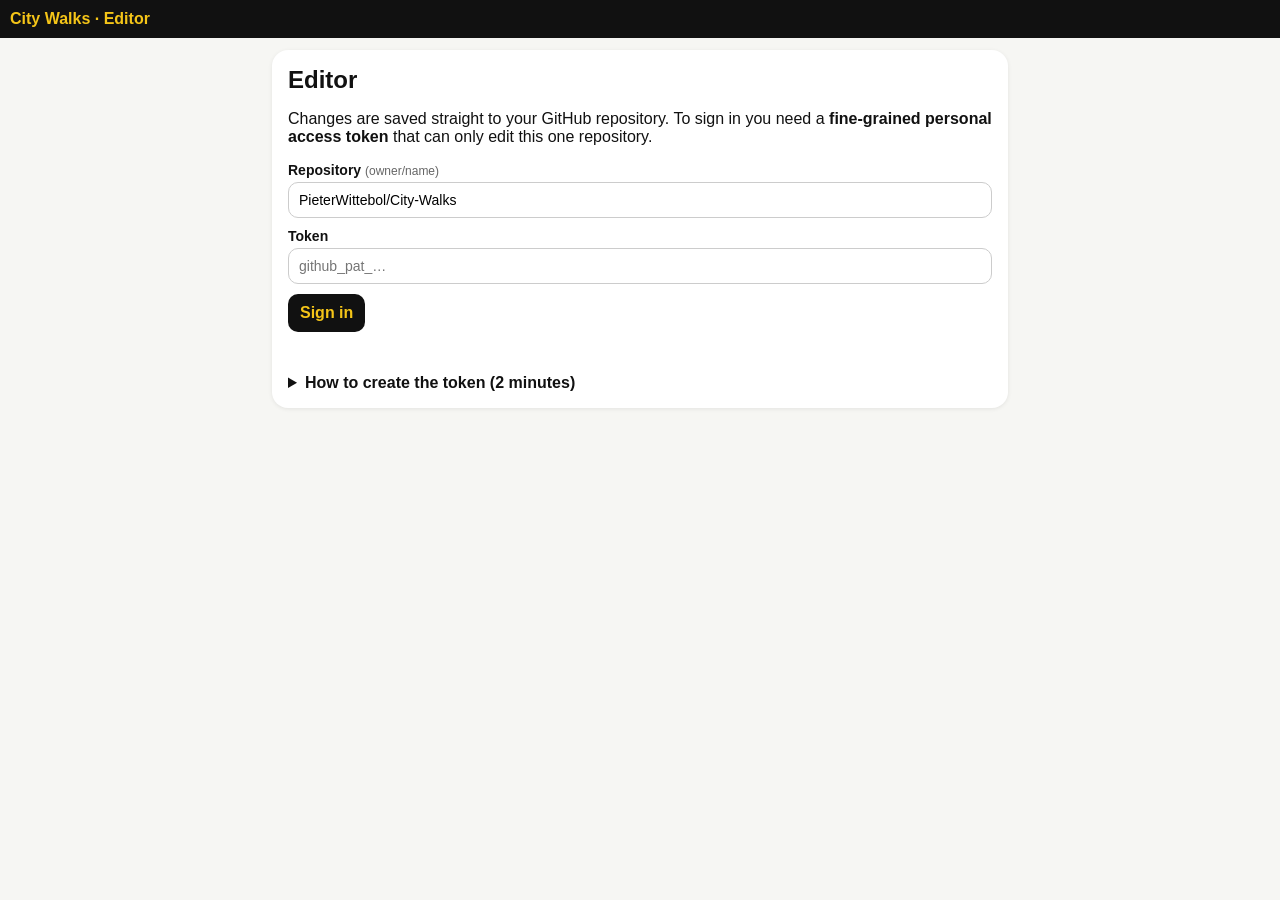
<file: admin.html>
<!DOCTYPE html>
<html lang="en">
<head>
<meta charset="utf-8">
<meta http-equiv="Content-Security-Policy" content="default-src 'none'; script-src 'self'; style-src 'self'; img-src 'self' data: https://tile.openstreetmap.org https://upload.wikimedia.org; connect-src 'self' https://api.github.com https://*.wikipedia.org https://nominatim.openstreetmap.org; font-src 'self'; manifest-src 'self'; object-src 'none'; frame-src 'none'; worker-src 'none'; base-uri 'none'; form-action 'none'">
<meta name="referrer" content="strict-origin">
<meta name="robots" content="noindex, nofollow">
<meta name="viewport" content="width=device-width, initial-scale=1, viewport-fit=cover">
<meta name="theme-color" content="#111111">
<meta name="cw-repo" content="PieterWittebol/City-Walks">
<title>City Walks · Editor</title>
<link rel="icon" href="icon.svg" type="image/svg+xml">
<link rel="stylesheet" href="leaflet.css">
<link rel="stylesheet" href="admin.css">
</head>
<body class="locked">

<header id="bar">
  <button id="btnBack" class="icon hidden" aria-label="Back">‹</button>
  <div id="barTitle">City Walks · Editor</div>
  <span id="dirty" class="hidden">unsaved</span>
  <button id="btnSignOut" class="out hidden">Sign out</button>
</header>

<!-- 1. Sign in -->
<main id="vLogin" class="view">
  <section class="card">
    <h1>Editor</h1>
    <div id="tokenForm">
    <p>Changes are saved straight to your GitHub repository. To sign in you need a <b>fine-grained personal access token</b> that can only edit this one repository.</p>
    <label>Repository <span class="small">(owner/name)</span><input id="inRepo" autocomplete="off" spellcheck="false" placeholder="owner/repository"></label>
    <label>Token<input id="inToken" type="password" autocomplete="off" spellcheck="false" placeholder="github_pat_…"></label>
    <button id="btnLogin" class="primary">Sign in</button>
    <p id="loginMsg" class="msg"></p>
    <details>
      <summary>How to create the token (2 minutes)</summary>
      <ol>
        <li>Open <a href="https://github.com/settings/personal-access-tokens/new" target="_blank" rel="noopener noreferrer">GitHub → Settings → Developer settings → Fine-grained tokens → Generate new token</a>.</li>
        <li>Name: <i>City Walks editor</i>. Expiration: <b>30 days</b> or less.</li>
        <li>Repository access: <b>Only select repositories</b> → this repository.</li>
        <li>Repository permissions → <b>Contents: Read and write</b>. Nothing else.</li>
        <li>Generate, copy and paste it above. GitHub only shows it once; just make a new one when it expires.</li>
      </ol>
      <p class="small">The token never leaves your browser except to talk to api.github.com. This editor can only change <code>cities.json</code> and <code>walk-*.json</code>, never the app's code.</p>
    </details>
    </div>
    <div id="unlockBox" class="hidden">
      <p id="unlockIntro">Your token is stored in this browser, encrypted. Unlock it with Touch ID (your passkey).</p>
      <button id="btnUnlock" class="primary">Unlock with Touch ID</button>
      <p id="unlockMsg" class="msg"></p>
      <div class="row"><button id="btnUseToken">Use a token instead</button><button id="btnForget" class="danger">Forget this device</button></div>
    </div>
  </section>
</main>

<!-- 2. Cities and walks -->
<main id="vHome" class="view hidden">
  <div id="tokenInfo" class="note"></div>
  <button id="btnForgetHome" class="mini hidden">Forget this device</button>
  <div id="cities"></div>
  <div class="row">
    <button id="btnAddCity">＋ City</button>
    <button id="btnSaveCities" class="primary" disabled>Save list</button>
  </div>
  <p class="small">The list (cities, walk order, titles) is stored in <code>cities.json</code>. After each save GitHub rebuilds the walk data (a few minutes). <a href="./" target="_blank" rel="noopener">Open the app ›</a> <a id="lnkBuilds" class="hidden" target="_blank" rel="noopener noreferrer">Build status ›</a></p>
</main>

<!-- 3. One walk -->
<main id="vWalk" class="view hidden">
  <div id="map"></div>
  <div class="tabs">
    <button data-tab="tStops" class="sel">Stops</button>
    <button data-tab="tGen">Generator</button>
    <button data-tab="tDetails">Details</button>
  </div>

  <section id="tStops" class="tab">
    <ol id="stopList"></ol>
    <div class="row">
      <button id="btnAddTap">＋ Tap on map</button>
      <button id="btnAddWiki">＋ Nearby Wikipedia</button>
      <button id="btnAddSearch">＋ Search</button>
    </div>
    <p class="small">Drag a pin to move a stop: it is then marked "exact position" so the app won't move it.</p>
  </section>

  <section id="tGen" class="tab hidden">
    <p class="small">A generated walk has no fixed stops: the app picks places from open data around a centre point. Drag the centre pin to move it.</p>
    <label>Type<select id="gType"><option value="">— none (hand-picked stops) —</option><option value="wikidata">Highlights from Wikidata</option><option value="osm-art">Street art from OpenStreetMap</option><option value="ods">City open data portal</option></select></label>
    <div id="gFields">
      <label>Radius (km)<input id="gRadius" type="number" min="0.1" max="3" step="0.1"></label>
      <label>Maximum number of stops<input id="gLimit" type="number" min="3" max="80" step="1"></label>
      <label class="gw">Minimum Wikipedia languages (popularity)<input id="gMin" type="number" min="0" max="100" step="1"></label>
      <label class="gw">Exclude Wikidata items <span class="small">(Q-ids, comma separated)</span><input id="gExclude" spellcheck="false"></label>
      <label class="go">Artwork types<input id="gArt" spellcheck="false" placeholder="mural, graffiti"></label>
      <label class="gd">Portal<select id="gHost"></select></label>
      <label class="gd">Dataset id<input id="gDataset" spellcheck="false"></label>
    </div>
  </section>

  <section id="tDetails" class="tab hidden">
    <div id="wTitleBox"></div>
    <div id="wSubtitleBox"></div>
    <div id="wDescBox"></div>
    <label>Kind<select id="wKind"><option value="">—</option><option value="comics">Comic strips</option><option value="street-art">Street art</option><option value="heritage">Heritage</option><option value="highlights">Highlights</option></select></label>
    <label>Language of own texts<select id="wLang"><option value="en">English</option><option value="nl">Nederlands</option><option value="fr">Français</option><option value="de">Deutsch</option></select></label>
    <p class="small">File: <code id="wFile"></code></p>
    <button id="btnDeleteWalk" class="danger">Delete this walk</button>
  </section>

  <div class="savebar">
    <a id="lnkView" class="small" target="_blank" rel="noopener">View in app ›</a>
    <button id="btnSaveWalk" class="primary">Save walk</button>
  </div>
</main>

<!-- stop editor -->
<div id="stopForm" class="sheet hidden">
  <div class="card">
    <h2 id="sfHead">Stop</h2>
    <div id="sTitleBox"></div>
    <div class="two"><label>Latitude<input id="sLat" type="number" step="0.00001"></label><label>Longitude<input id="sLon" type="number" step="0.00001"></label></div>
    <label class="chk"><input type="checkbox" id="sFixed"> Exact position (don't let the app move it)</label>
    <label>Wikipedia keywords <span class="small">(comma separated; finds the article near this point)</span><input id="sWiki" spellcheck="false"></label>
    <div id="sTextBox"></div>
    <p class="small">Empty text = the Wikipedia summary in that language is used. Empty translation of the title = the Wikipedia article title in that language.</p>
    <div class="two"><label>Artist<input id="sArtist" maxlength="120"></label><label>Year<input id="sYear" maxlength="20"></label></div>
    <label>Address<input id="sAddress" maxlength="160"></label>
    <label>Mural match words <span class="small">(comma separated)</span><input id="sMatch" spellcheck="false"></label>
    <div class="two">
      <label>Type<select id="sType"><option value="">—</option><option value="mural">Mural</option><option value="statue">Statue</option></select></label>
      <label>Id<input id="sId" spellcheck="false" maxlength="60"></label>
    </div>
    <label>Image <span class="small">(file in the repository or upload.wikimedia.org link)</span><input id="sImage" spellcheck="false"></label>
    <p id="sfMsg" class="msg"></p>
    <div class="row"><button id="sfDelete" class="danger">Delete</button><button id="sfCancel">Cancel</button><button id="sfOk" class="primary">Done</button></div>
  </div>
</div>

<!-- generic dialog -->
<div id="dlg" class="sheet hidden">
  <div class="card">
    <h2 id="dlgTitle"></h2>
    <div id="dlgBody"></div>
    <p id="dlgMsg" class="msg"></p>
    <div class="row" id="dlgButtons"></div>
  </div>
</div>

<div id="toast" class="hidden" role="status"></div>

<script src="leaflet.js"></script>
<script src="util.js"></script>
<script src="sources.js"></script>
<script src="schema.js"></script>
<script src="unlock.js"></script>
<script src="admin.js"></script>
</body>
</html>
</file>
<file: leaflet.css>
/* required styles */

.leaflet-pane,
.leaflet-tile,
.leaflet-marker-icon,
.leaflet-marker-shadow,
.leaflet-tile-container,
.leaflet-pane > svg,
.leaflet-pane > canvas,
.leaflet-zoom-box,
.leaflet-image-layer,
.leaflet-layer {
	position: absolute;
	left: 0;
	top: 0;
	}
.leaflet-container {
	overflow: hidden;
	}
.leaflet-tile,
.leaflet-marker-icon,
.leaflet-marker-shadow {
	-webkit-user-select: none;
	   -moz-user-select: none;
	        user-select: none;
	  -webkit-user-drag: none;
	}
/* Prevents IE11 from highlighting tiles in blue */
.leaflet-tile::selection {
	background: transparent;
}
/* Safari renders non-retina tile on retina better with this, but Chrome is worse */
.leaflet-safari .leaflet-tile {
	image-rendering: -webkit-optimize-contrast;
	}
/* hack that prevents hw layers "stretching" when loading new tiles */
.leaflet-safari .leaflet-tile-container {
	width: 1600px;
	height: 1600px;
	-webkit-transform-origin: 0 0;
	}
.leaflet-marker-icon,
.leaflet-marker-shadow {
	display: block;
	}
/* .leaflet-container svg: reset svg max-width decleration shipped in Joomla! (joomla.org) 3.x */
/* .leaflet-container img: map is broken in FF if you have max-width: 100% on tiles */
.leaflet-container .leaflet-overlay-pane svg {
	max-width: none !important;
	max-height: none !important;
	}
.leaflet-container .leaflet-marker-pane img,
.leaflet-container .leaflet-shadow-pane img,
.leaflet-container .leaflet-tile-pane img,
.leaflet-container img.leaflet-image-layer,
.leaflet-container .leaflet-tile {
	max-width: none !important;
	max-height: none !important;
	width: auto;
	padding: 0;
	}

.leaflet-container img.leaflet-tile {
	/* See: https://bugs.chromium.org/p/chromium/issues/detail?id=600120 */
	mix-blend-mode: plus-lighter;
}

.leaflet-container.leaflet-touch-zoom {
	-ms-touch-action: pan-x pan-y;
	touch-action: pan-x pan-y;
	}
.leaflet-container.leaflet-touch-drag {
	-ms-touch-action: pinch-zoom;
	/* Fallback for FF which doesn't support pinch-zoom */
	touch-action: none;
	touch-action: pinch-zoom;
}
.leaflet-container.leaflet-touch-drag.leaflet-touch-zoom {
	-ms-touch-action: none;
	touch-action: none;
}
.leaflet-container {
	-webkit-tap-highlight-color: transparent;
}
.leaflet-container a {
	-webkit-tap-highlight-color: rgba(51, 181, 229, 0.4);
}
.leaflet-tile {
	filter: inherit;
	visibility: hidden;
	}
.leaflet-tile-loaded {
	visibility: inherit;
	}
.leaflet-zoom-box {
	width: 0;
	height: 0;
	-moz-box-sizing: border-box;
	     box-sizing: border-box;
	z-index: 800;
	}
/* workaround for https://bugzilla.mozilla.org/show_bug.cgi?id=888319 */
.leaflet-overlay-pane svg {
	-moz-user-select: none;
	}

.leaflet-pane         { z-index: 400; }

.leaflet-tile-pane    { z-index: 200; }
.leaflet-overlay-pane { z-index: 400; }
.leaflet-shadow-pane  { z-index: 500; }
.leaflet-marker-pane  { z-index: 600; }
.leaflet-tooltip-pane   { z-index: 650; }
.leaflet-popup-pane   { z-index: 700; }

.leaflet-map-pane canvas { z-index: 100; }
.leaflet-map-pane svg    { z-index: 200; }

.leaflet-vml-shape {
	width: 1px;
	height: 1px;
	}
.lvml {
	behavior: url(#default#VML);
	display: inline-block;
	position: absolute;
	}


/* control positioning */

.leaflet-control {
	position: relative;
	z-index: 800;
	pointer-events: visiblePainted; /* IE 9-10 doesn't have auto */
	pointer-events: auto;
	}
.leaflet-top,
.leaflet-bottom {
	position: absolute;
	z-index: 1000;
	pointer-events: none;
	}
.leaflet-top {
	top: 0;
	}
.leaflet-right {
	right: 0;
	}
.leaflet-bottom {
	bottom: 0;
	}
.leaflet-left {
	left: 0;
	}
.leaflet-control {
	float: left;
	clear: both;
	}
.leaflet-right .leaflet-control {
	float: right;
	}
.leaflet-top .leaflet-control {
	margin-top: 10px;
	}
.leaflet-bottom .leaflet-control {
	margin-bottom: 10px;
	}
.leaflet-left .leaflet-control {
	margin-left: 10px;
	}
.leaflet-right .leaflet-control {
	margin-right: 10px;
	}


/* zoom and fade animations */

.leaflet-fade-anim .leaflet-popup {
	opacity: 0;
	-webkit-transition: opacity 0.2s linear;
	   -moz-transition: opacity 0.2s linear;
	        transition: opacity 0.2s linear;
	}
.leaflet-fade-anim .leaflet-map-pane .leaflet-popup {
	opacity: 1;
	}
.leaflet-zoom-animated {
	-webkit-transform-origin: 0 0;
	    -ms-transform-origin: 0 0;
	        transform-origin: 0 0;
	}
svg.leaflet-zoom-animated {
	will-change: transform;
}

.leaflet-zoom-anim .leaflet-zoom-animated {
	-webkit-transition: -webkit-transform 0.25s cubic-bezier(0,0,0.25,1);
	   -moz-transition:    -moz-transform 0.25s cubic-bezier(0,0,0.25,1);
	        transition:         transform 0.25s cubic-bezier(0,0,0.25,1);
	}
.leaflet-zoom-anim .leaflet-tile,
.leaflet-pan-anim .leaflet-tile {
	-webkit-transition: none;
	   -moz-transition: none;
	        transition: none;
	}

.leaflet-zoom-anim .leaflet-zoom-hide {
	visibility: hidden;
	}


/* cursors */

.leaflet-interactive {
	cursor: pointer;
	}
.leaflet-grab {
	cursor: -webkit-grab;
	cursor:    -moz-grab;
	cursor:         grab;
	}
.leaflet-crosshair,
.leaflet-crosshair .leaflet-interactive {
	cursor: crosshair;
	}
.leaflet-popup-pane,
.leaflet-control {
	cursor: auto;
	}
.leaflet-dragging .leaflet-grab,
.leaflet-dragging .leaflet-grab .leaflet-interactive,
.leaflet-dragging .leaflet-marker-draggable {
	cursor: move;
	cursor: -webkit-grabbing;
	cursor:    -moz-grabbing;
	cursor:         grabbing;
	}

/* marker & overlays interactivity */
.leaflet-marker-icon,
.leaflet-marker-shadow,
.leaflet-image-layer,
.leaflet-pane > svg path,
.leaflet-tile-container {
	pointer-events: none;
	}

.leaflet-marker-icon.leaflet-interactive,
.leaflet-image-layer.leaflet-interactive,
.leaflet-pane > svg path.leaflet-interactive,
svg.leaflet-image-layer.leaflet-interactive path {
	pointer-events: visiblePainted; /* IE 9-10 doesn't have auto */
	pointer-events: auto;
	}

/* visual tweaks */

.leaflet-container {
	background: #ddd;
	outline-offset: 1px;
	}
.leaflet-container a {
	color: #0078A8;
	}
.leaflet-zoom-box {
	border: 2px dotted #38f;
	background: rgba(255,255,255,0.5);
	}


/* general typography */
.leaflet-container {
	font-family: "Helvetica Neue", Arial, Helvetica, sans-serif;
	font-size: 12px;
	font-size: 0.75rem;
	line-height: 1.5;
	}


/* general toolbar styles */

.leaflet-bar {
	box-shadow: 0 1px 5px rgba(0,0,0,0.65);
	border-radius: 4px;
	}
.leaflet-bar a {
	background-color: #fff;
	border-bottom: 1px solid #ccc;
	width: 26px;
	height: 26px;
	line-height: 26px;
	display: block;
	text-align: center;
	text-decoration: none;
	color: black;
	}
.leaflet-bar a,
.leaflet-control-layers-toggle {
	background-position: 50% 50%;
	background-repeat: no-repeat;
	display: block;
	}
.leaflet-bar a:hover,
.leaflet-bar a:focus {
	background-color: #f4f4f4;
	}
.leaflet-bar a:first-child {
	border-top-left-radius: 4px;
	border-top-right-radius: 4px;
	}
.leaflet-bar a:last-child {
	border-bottom-left-radius: 4px;
	border-bottom-right-radius: 4px;
	border-bottom: none;
	}
.leaflet-bar a.leaflet-disabled {
	cursor: default;
	background-color: #f4f4f4;
	color: #bbb;
	}

.leaflet-touch .leaflet-bar a {
	width: 30px;
	height: 30px;
	line-height: 30px;
	}
.leaflet-touch .leaflet-bar a:first-child {
	border-top-left-radius: 2px;
	border-top-right-radius: 2px;
	}
.leaflet-touch .leaflet-bar a:last-child {
	border-bottom-left-radius: 2px;
	border-bottom-right-radius: 2px;
	}

/* zoom control */

.leaflet-control-zoom-in,
.leaflet-control-zoom-out {
	font: bold 18px 'Lucida Console', Monaco, monospace;
	text-indent: 1px;
	}

.leaflet-touch .leaflet-control-zoom-in, .leaflet-touch .leaflet-control-zoom-out  {
	font-size: 22px;
	}


/* layers control */

.leaflet-control-layers {
	box-shadow: 0 1px 5px rgba(0,0,0,0.4);
	background: #fff;
	border-radius: 5px;
	}
.leaflet-control-layers-toggle {
	background-image: url(images/layers.png);
	width: 36px;
	height: 36px;
	}
.leaflet-retina .leaflet-control-layers-toggle {
	background-image: url(images/layers-2x.png);
	background-size: 26px 26px;
	}
.leaflet-touch .leaflet-control-layers-toggle {
	width: 44px;
	height: 44px;
	}
.leaflet-control-layers .leaflet-control-layers-list,
.leaflet-control-layers-expanded .leaflet-control-layers-toggle {
	display: none;
	}
.leaflet-control-layers-expanded .leaflet-control-layers-list {
	display: block;
	position: relative;
	}
.leaflet-control-layers-expanded {
	padding: 6px 10px 6px 6px;
	color: #333;
	background: #fff;
	}
.leaflet-control-layers-scrollbar {
	overflow-y: scroll;
	overflow-x: hidden;
	padding-right: 5px;
	}
.leaflet-control-layers-selector {
	margin-top: 2px;
	position: relative;
	top: 1px;
	}
.leaflet-control-layers label {
	display: block;
	font-size: 13px;
	font-size: 1.08333em;
	}
.leaflet-control-layers-separator {
	height: 0;
	border-top: 1px solid #ddd;
	margin: 5px -10px 5px -6px;
	}

/* Default icon URLs */
.leaflet-default-icon-path { /* used only in path-guessing heuristic, see L.Icon.Default */
	background-image: url(images/marker-icon.png);
	}


/* attribution and scale controls */

.leaflet-container .leaflet-control-attribution {
	background: #fff;
	background: rgba(255, 255, 255, 0.8);
	margin: 0;
	}
.leaflet-control-attribution,
.leaflet-control-scale-line {
	padding: 0 5px;
	color: #333;
	line-height: 1.4;
	}
.leaflet-control-attribution a {
	text-decoration: none;
	}
.leaflet-control-attribution a:hover,
.leaflet-control-attribution a:focus {
	text-decoration: underline;
	}
.leaflet-attribution-flag {
	display: inline !important;
	vertical-align: baseline !important;
	width: 1em;
	height: 0.6669em;
	}
.leaflet-left .leaflet-control-scale {
	margin-left: 5px;
	}
.leaflet-bottom .leaflet-control-scale {
	margin-bottom: 5px;
	}
.leaflet-control-scale-line {
	border: 2px solid #777;
	border-top: none;
	line-height: 1.1;
	padding: 2px 5px 1px;
	white-space: nowrap;
	-moz-box-sizing: border-box;
	     box-sizing: border-box;
	background: rgba(255, 255, 255, 0.8);
	text-shadow: 1px 1px #fff;
	}
.leaflet-control-scale-line:not(:first-child) {
	border-top: 2px solid #777;
	border-bottom: none;
	margin-top: -2px;
	}
.leaflet-control-scale-line:not(:first-child):not(:last-child) {
	border-bottom: 2px solid #777;
	}

.leaflet-touch .leaflet-control-attribution,
.leaflet-touch .leaflet-control-layers,
.leaflet-touch .leaflet-bar {
	box-shadow: none;
	}
.leaflet-touch .leaflet-control-layers,
.leaflet-touch .leaflet-bar {
	border: 2px solid rgba(0,0,0,0.2);
	background-clip: padding-box;
	}


/* popup */

.leaflet-popup {
	position: absolute;
	text-align: center;
	margin-bottom: 20px;
	}
.leaflet-popup-content-wrapper {
	padding: 1px;
	text-align: left;
	border-radius: 12px;
	}
.leaflet-popup-content {
	margin: 13px 24px 13px 20px;
	line-height: 1.3;
	font-size: 13px;
	font-size: 1.08333em;
	min-height: 1px;
	}
.leaflet-popup-content p {
	margin: 17px 0;
	margin: 1.3em 0;
	}
.leaflet-popup-tip-container {
	width: 40px;
	height: 20px;
	position: absolute;
	left: 50%;
	margin-top: -1px;
	margin-left: -20px;
	overflow: hidden;
	pointer-events: none;
	}
.leaflet-popup-tip {
	width: 17px;
	height: 17px;
	padding: 1px;

	margin: -10px auto 0;
	pointer-events: auto;

	-webkit-transform: rotate(45deg);
	   -moz-transform: rotate(45deg);
	    -ms-transform: rotate(45deg);
	        transform: rotate(45deg);
	}
.leaflet-popup-content-wrapper,
.leaflet-popup-tip {
	background: white;
	color: #333;
	box-shadow: 0 3px 14px rgba(0,0,0,0.4);
	}
.leaflet-container a.leaflet-popup-close-button {
	position: absolute;
	top: 0;
	right: 0;
	border: none;
	text-align: center;
	width: 24px;
	height: 24px;
	font: 16px/24px Tahoma, Verdana, sans-serif;
	color: #757575;
	text-decoration: none;
	background: transparent;
	}
.leaflet-container a.leaflet-popup-close-button:hover,
.leaflet-container a.leaflet-popup-close-button:focus {
	color: #585858;
	}
.leaflet-popup-scrolled {
	overflow: auto;
	}

.leaflet-oldie .leaflet-popup-content-wrapper {
	-ms-zoom: 1;
	}
.leaflet-oldie .leaflet-popup-tip {
	width: 24px;
	margin: 0 auto;

	-ms-filter: "progid:DXImageTransform.Microsoft.Matrix(M11=0.70710678, M12=0.70710678, M21=-0.70710678, M22=0.70710678)";
	filter: progid:DXImageTransform.Microsoft.Matrix(M11=0.70710678, M12=0.70710678, M21=-0.70710678, M22=0.70710678);
	}

.leaflet-oldie .leaflet-control-zoom,
.leaflet-oldie .leaflet-control-layers,
.leaflet-oldie .leaflet-popup-content-wrapper,
.leaflet-oldie .leaflet-popup-tip {
	border: 1px solid #999;
	}


/* div icon */

.leaflet-div-icon {
	background: #fff;
	border: 1px solid #666;
	}


/* Tooltip */
/* Base styles for the element that has a tooltip */
.leaflet-tooltip {
	position: absolute;
	padding: 6px;
	background-color: #fff;
	border: 1px solid #fff;
	border-radius: 3px;
	color: #222;
	white-space: nowrap;
	-webkit-user-select: none;
	-moz-user-select: none;
	-ms-user-select: none;
	user-select: none;
	pointer-events: none;
	box-shadow: 0 1px 3px rgba(0,0,0,0.4);
	}
.leaflet-tooltip.leaflet-interactive {
	cursor: pointer;
	pointer-events: auto;
	}
.leaflet-tooltip-top:before,
.leaflet-tooltip-bottom:before,
.leaflet-tooltip-left:before,
.leaflet-tooltip-right:before {
	position: absolute;
	pointer-events: none;
	border: 6px solid transparent;
	background: transparent;
	content: "";
	}

/* Directions */

.leaflet-tooltip-bottom {
	margin-top: 6px;
}
.leaflet-tooltip-top {
	margin-top: -6px;
}
.leaflet-tooltip-bottom:before,
.leaflet-tooltip-top:before {
	left: 50%;
	margin-left: -6px;
	}
.leaflet-tooltip-top:before {
	bottom: 0;
	margin-bottom: -12px;
	border-top-color: #fff;
	}
.leaflet-tooltip-bottom:before {
	top: 0;
	margin-top: -12px;
	margin-left: -6px;
	border-bottom-color: #fff;
	}
.leaflet-tooltip-left {
	margin-left: -6px;
}
.leaflet-tooltip-right {
	margin-left: 6px;
}
.leaflet-tooltip-left:before,
.leaflet-tooltip-right:before {
	top: 50%;
	margin-top: -6px;
	}
.leaflet-tooltip-left:before {
	right: 0;
	margin-right: -12px;
	border-left-color: #fff;
	}
.leaflet-tooltip-right:before {
	left: 0;
	margin-left: -12px;
	border-right-color: #fff;
	}

/* Printing */

@media print {
	/* Prevent printers from removing background-images of controls. */
	.leaflet-control {
		-webkit-print-color-adjust: exact;
		print-color-adjust: exact;
		}
	}
</file>
<file: admin.css>
:root{--y:#f5c518;--ink:#111;--mut:#666;--blue:#1a73e8;--red:#c62828;--bg:#f6f6f3;--st:env(safe-area-inset-top,0px);--sb:env(safe-area-inset-bottom,0px)}
*{box-sizing:border-box}
html,body{margin:0;font-family:-apple-system,BlinkMacSystemFont,"Segoe UI",Roboto,sans-serif;color:var(--ink);background:var(--bg)}
body.locked{display:none}
.hidden{display:none!important}
button{font:inherit;cursor:pointer;border:0;border-radius:10px;padding:10px 12px;background:#e9e9e6;color:var(--ink)}
button:disabled{opacity:.45;cursor:default}
button.primary{background:#111;color:var(--y);font-weight:700}
button.danger{background:#fde7e7;color:var(--red)}
button.icon{background:transparent;color:inherit;font-size:24px;padding:2px 10px}
a{color:var(--blue)}
#bar{position:sticky;top:0;z-index:1000;display:flex;align-items:center;gap:8px;background:#111;color:var(--y);padding:calc(var(--st) + 10px) 10px 10px}
#barTitle{flex:1;font-weight:800;white-space:nowrap;overflow:hidden;text-overflow:ellipsis}
#dirty{background:var(--y);color:#111;border-radius:999px;padding:2px 8px;font-size:12px;font-weight:700}
.view{max-width:760px;margin:0 auto;padding:12px 12px calc(var(--sb) + 90px)}
.card{background:#fff;border-radius:16px;padding:16px;box-shadow:0 1px 4px rgba(0,0,0,.08)}
h1{margin:0 0 6px;font-size:24px} h2{margin:0 0 10px;font-size:18px}
label{display:block;margin:10px 0;font-size:14px;font-weight:600}
label input,label select,label textarea{display:block;width:100%;margin-top:4px;font:inherit;font-weight:400;padding:9px 10px;border:1px solid #ccc;border-radius:10px;background:#fff}
label.chk{display:flex;gap:8px;align-items:center;font-weight:400}
label.chk input{width:auto;margin:0}
textarea{resize:vertical}
.small{font-size:12px;color:var(--mut);font-weight:400}
.msg{min-height:1em;color:var(--red);font-size:14px;white-space:pre-line}
.msg.ok{color:#1e7e34}
.warn{background:#fff4d6;border-radius:10px;padding:8px 10px;font-size:13px}
.note{background:#fff;border-radius:12px;padding:10px 12px;font-size:13px;margin-bottom:12px;white-space:pre-line}
.note.bad{background:#fde7e7}
.row{display:flex;gap:8px;flex-wrap:wrap;margin-top:10px}
.row button{flex:1;min-width:90px}
.two{display:flex;gap:10px}.two label{flex:1}
details{margin-top:14px} summary{cursor:pointer;font-weight:600}
.city{background:#fff;border-radius:14px;padding:12px;margin-bottom:12px;box-shadow:0 1px 4px rgba(0,0,0,.08)}
.cityHead{display:flex;align-items:center;gap:8px}
.cityHead b{flex:1;font-size:18px}
.walkItem{display:flex;align-items:center;gap:6px;border-top:1px solid #eee;padding:8px 0}
.walkItem .t{flex:1;min-width:0}
.walkItem .t b{display:block;white-space:nowrap;overflow:hidden;text-overflow:ellipsis}
.walkItem .t span{font-size:12px;color:var(--mut)}
.mini{padding:6px 9px;font-size:14px}
#map{height:42vh;min-height:240px;border-radius:14px;margin-bottom:10px;background:#e8e4da}
.tabs{display:flex;gap:6px;margin-bottom:10px}
.tabs button{flex:1}
.tabs button.sel{background:#111;color:var(--y)}
#stopList{list-style:none;padding:0;margin:0}
#stopList li{display:flex;align-items:center;gap:6px;background:#fff;border-radius:12px;padding:8px;margin-bottom:6px}
#stopList li.sel{outline:2px solid var(--y)}
#stopList .n{width:26px;height:26px;border-radius:50%;background:var(--y);display:flex;align-items:center;justify-content:center;font-weight:800;font-size:12px;flex:none}
#stopList .t{flex:1;min-width:0;cursor:pointer}
#stopList .t b{display:block;white-space:nowrap;overflow:hidden;text-overflow:ellipsis}
#stopList .t span{font-size:12px;color:var(--mut)}
.savebar{position:fixed;left:0;right:0;bottom:0;z-index:999;display:flex;align-items:center;gap:12px;justify-content:flex-end;background:#fff;padding:10px 14px calc(var(--sb) + 10px);box-shadow:0 -2px 10px rgba(0,0,0,.1)}
.savebar a{margin-right:auto}
.sheet{position:fixed;inset:0;z-index:2000;background:rgba(0,0,0,.5);display:flex;align-items:flex-end;justify-content:center}
.sheet .card{width:100%;max-width:760px;max-height:92vh;overflow:auto;border-radius:18px 18px 0 0;padding-bottom:calc(var(--sb) + 16px)}
.pick{display:block;width:100%;text-align:left;background:#f4f4f1;margin:6px 0}
.pick span{display:block;font-size:12px;color:var(--mut)}
.pin{width:26px;height:26px;border-radius:50% 50% 50% 0;transform:rotate(-45deg);background:var(--y);border:2px solid #111;display:flex;align-items:center;justify-content:center}
.pin span{transform:rotate(45deg);font-weight:800;font-size:11px}
.pin.sel{background:#111}.pin.sel span{color:var(--y)}
.pin.fixed{border-color:var(--blue)}
.centre{width:22px;height:22px;border-radius:50%;background:var(--blue);border:3px solid #fff;box-shadow:0 0 0 2px var(--blue)}
#toast{position:fixed;left:12px;right:12px;bottom:calc(var(--sb) + 80px);z-index:3000;background:#111;color:#fff;border-radius:12px;padding:12px 14px;max-width:736px;margin:0 auto}
code{background:#eee;border-radius:4px;padding:0 4px;font-size:12px}
button.out{background:transparent;color:var(--y);border:1px solid var(--y);padding:5px 10px;font-size:13px}
.mlfield details.trans{margin:-4px 0 8px;padding-left:8px;border-left:3px solid #eee}
.mlfield summary{font-size:13px;color:var(--blue)}
#unlockBox{margin-top:14px}
#btnUnlock{width:100%;margin-top:4px}
#tokenForm:not(.hidden)+#unlockBox{border-top:1px solid #eee;padding-top:6px}
#btnForgetHome{margin:-4px 0 12px}
</file>
